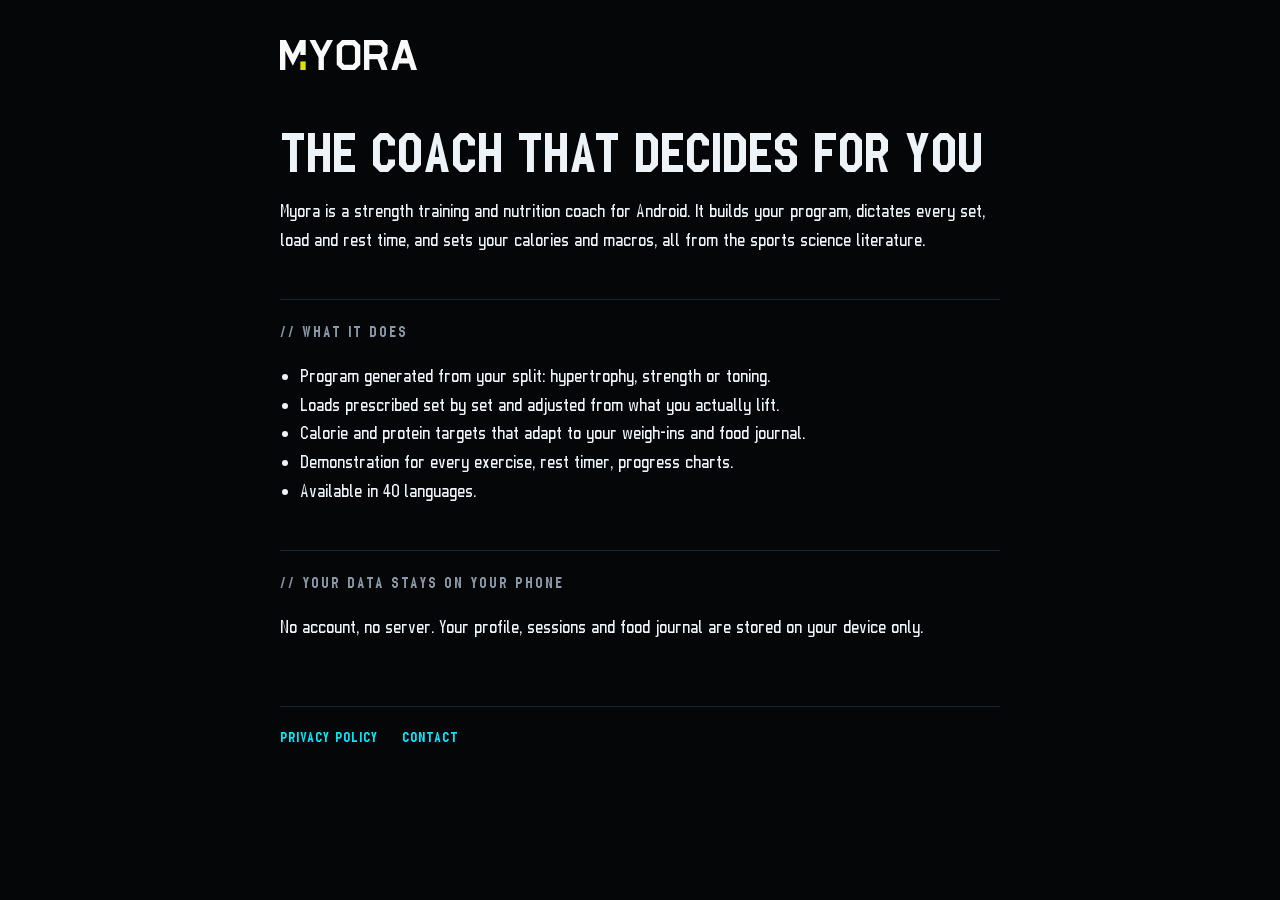
<file: index.html>
<!doctype html>
<html lang="en">
<head>
<meta charset="utf-8">
<meta name="viewport" content="width=device-width, initial-scale=1">
<title>Myora - Strength training and nutrition coach</title>
<meta name="description" content="Myora builds your training program and nutrition targets from sports science. Everything stays on your phone.">
<link rel="icon" href="favicon.svg">
<link rel="stylesheet" href="style.css">
</head>
<body>
<header><img src="logotype.svg" alt="Myora"></header>
<h1>The coach that decides for you</h1>
<p>Myora is a strength training and nutrition coach for Android. It builds your program, dictates every set, load and rest
time, and sets your calories and macros, all from the sports science literature.</p>

<h2>What it does</h2>
<ul>
  <li>Program generated from your split: hypertrophy, strength or toning.</li>
  <li>Loads prescribed set by set and adjusted from what you actually lift.</li>
  <li>Calorie and protein targets that adapt to your weigh-ins and food journal.</li>
  <li>Demonstration for every exercise, rest timer, progress charts.</li>
  <li>Available in 40 languages.</li>
</ul>

<h2>Your data stays on your phone</h2>
<p>No account, no server. Your profile, sessions and food journal are stored on your device only.</p>

<nav><a href="privacy.html">Privacy policy</a><a href="https://github.com/ToRaNek/myora/issues">Contact</a></nav>
</body>
</html>
</file>
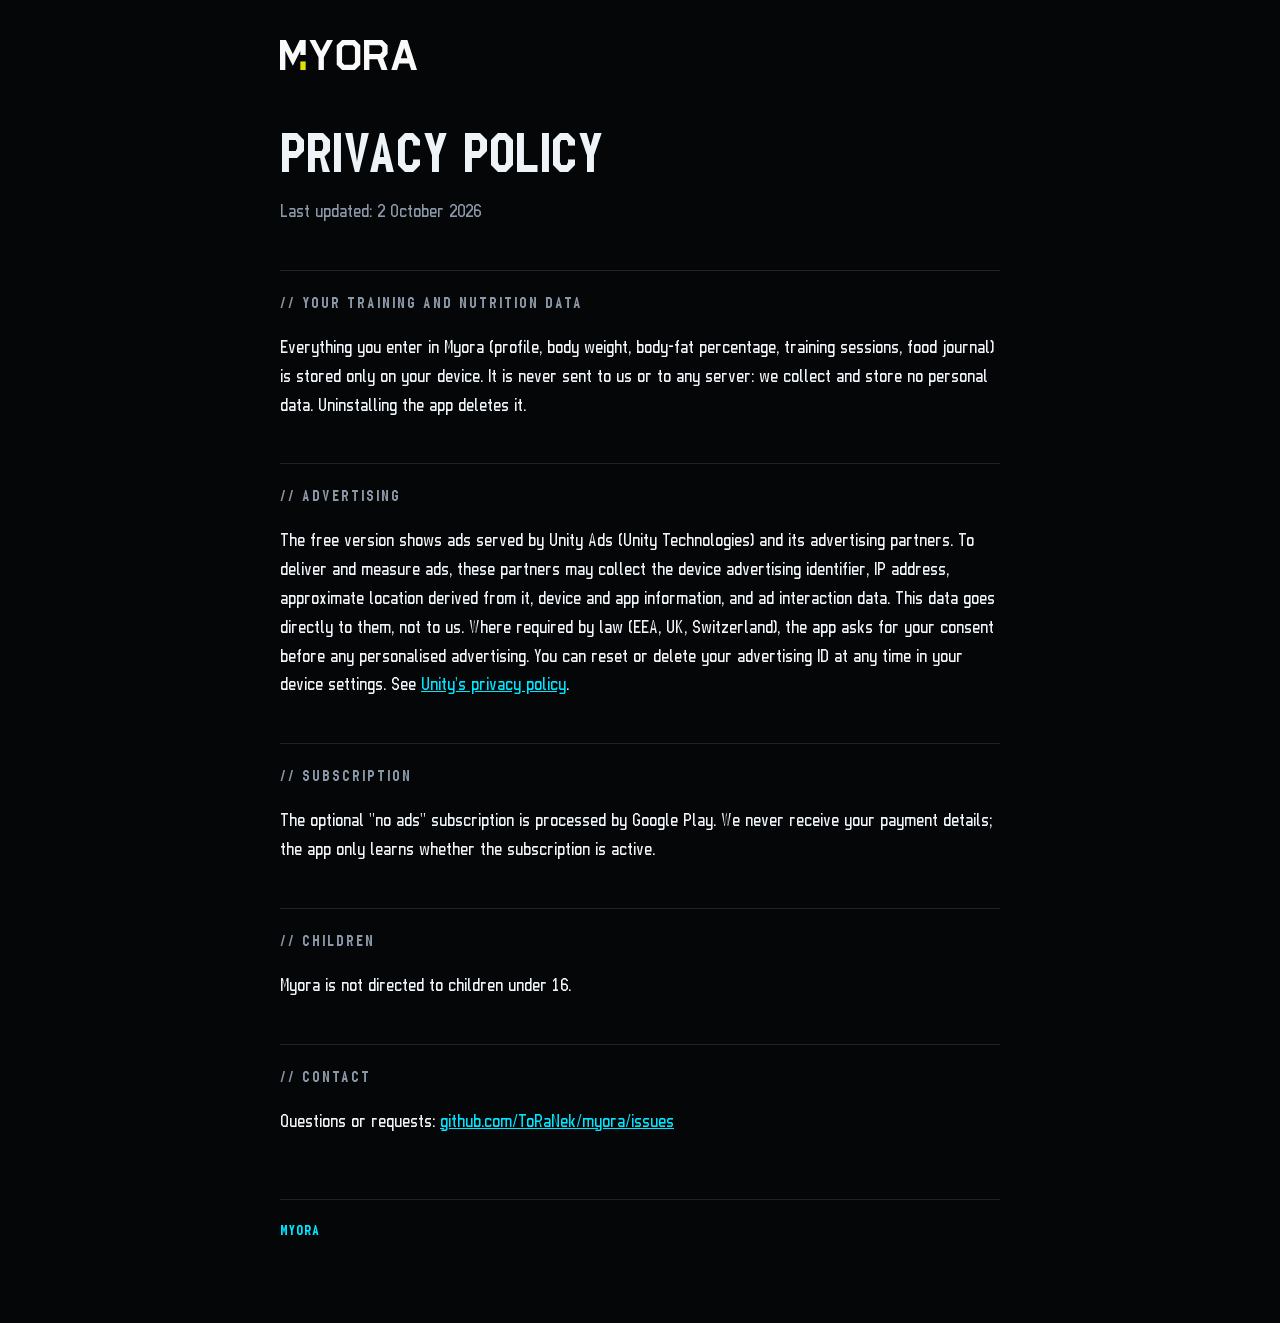
<file: privacy.html>
<!doctype html>
<html lang="en">
<head>
<meta charset="utf-8">
<meta name="viewport" content="width=device-width, initial-scale=1">
<title>Myora - Privacy Policy</title>
<link rel="icon" href="favicon.svg">
<link rel="stylesheet" href="style.css">
</head>
<body>
<header><a href="./"><img src="logotype.svg" alt="Myora"></a></header>
<h1>Privacy policy</h1>
<p class="muted">Last updated: 2 October 2026</p>

<h2>Your training and nutrition data</h2>
<p>Everything you enter in Myora (profile, body weight, body-fat percentage, training sessions, food journal) is stored
only on your device. It is never sent to us or to any server: we collect and store no personal data. Uninstalling the
app deletes it.</p>

<h2>Advertising</h2>
<p>The free version shows ads served by Unity Ads (Unity Technologies) and its advertising partners. To deliver and measure ads, these
partners may collect the device advertising identifier, IP address, approximate location derived from it, device and
app information, and ad interaction data. This data goes directly to them, not to us. Where required by law (EEA, UK,
Switzerland), the app asks for your consent before any personalised advertising. You can reset or delete your
advertising ID at any time in your device settings. See
<a href="https://unity.com/legal/game-player-and-app-user-privacy-policy">Unity's privacy policy</a>.</p>

<h2>Subscription</h2>
<p>The optional "no ads" subscription is processed by Google Play. We never receive your payment details; the app only
learns whether the subscription is active.</p>

<h2>Children</h2>
<p>Myora is not directed to children under 16.</p>

<h2>Contact</h2>
<p>Questions or requests: <a href="https://github.com/ToRaNek/myora/issues">github.com/ToRaNek/myora/issues</a></p>

<nav><a href="./">Myora</a></nav>
</body>
</html>
</file>
<file: style.css>
@font-face { font-family: Myora; src: url(MyoraDisplay-Regular.ttf); font-weight: 400; }
@font-face { font-family: Myora; src: url(MyoraDisplay-Bold.ttf); font-weight: 700; }
* { box-sizing: border-box; }
body { background: #050608; color: #EEF3F7; font: 400 18px/1.6 Myora, system-ui, sans-serif; max-width: 760px; margin: 0 auto; padding: 40px 20px 80px; }
header img { height: 30px; display: block; }
h1 { font-weight: 700; font-size: 56px; line-height: .95; text-transform: uppercase; margin: 56px 0 16px; }
h2 { font-weight: 700; font-size: 15px; letter-spacing: 2px; text-transform: uppercase; color: #8A97A6; margin: 44px 0 8px; border-top: 1px solid #1B232D; padding-top: 20px; }
h2::before { content: "// "; }
a { color: #00E5FF; }
.muted { color: #8A97A6; }
ul { padding-left: 20px; }
nav { margin-top: 64px; border-top: 1px solid #1B232D; padding-top: 20px; font-weight: 700; letter-spacing: 1px; text-transform: uppercase; font-size: 14px; }
nav a { margin-right: 24px; text-decoration: none; }
@media (max-width: 520px) { h1 { font-size: 40px; } }
</file>
